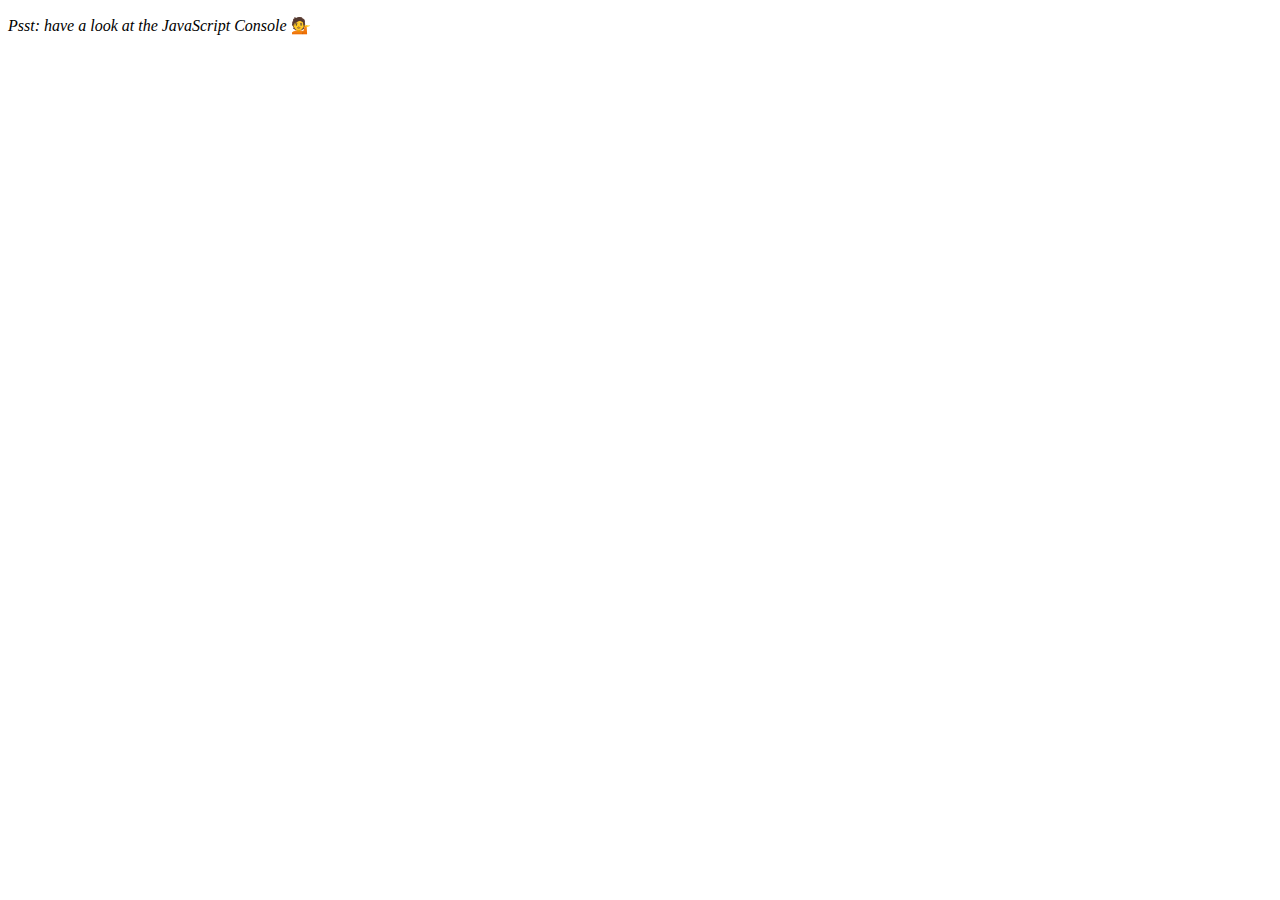
<file: Array-Cardio-Day-1/index.html>
<!DOCTYPE html>
<html lang="en">

<head>
  <meta charset="UTF-8">
  <title>Array Cardio 💪</title>
</head>

<body>
  <p><em>Psst: have a look at the JavaScript Console</em> 💁</p>
  <script>
    // Get your shorts on - this is an array workout!
    // ## Array Cardio Day 1

    // Some data we can work with

    const inventors = [
      { first: 'Albert', last: 'Einstein', year: 1879, passed: 1955 },
      { first: 'Isaac', last: 'Newton', year: 1643, passed: 1727 },
      { first: 'Galileo', last: 'Galilei', year: 1564, passed: 1642 },
      { first: 'Marie', last: 'Curie', year: 1867, passed: 1934 },
      { first: 'Johannes', last: 'Kepler', year: 1571, passed: 1630 },
      { first: 'Nicolaus', last: 'Copernicus', year: 1473, passed: 1543 },
      { first: 'Max', last: 'Planck', year: 1858, passed: 1947 },
      { first: 'Katherine', last: 'Blodgett', year: 1898, passed: 1979 },
      { first: 'Ada', last: 'Lovelace', year: 1815, passed: 1852 },
      { first: 'Sarah E.', last: 'Goode', year: 1855, passed: 1905 },
      { first: 'Lise', last: 'Meitner', year: 1878, passed: 1968 },
      { first: 'Hanna', last: 'Hammarström', year: 1829, passed: 1909 }
    ];

    const people = ['Beck, Glenn', 'Becker, Carl', 'Beckett, Samuel', 'Beddoes, Mick', 'Beecher, Henry', 'Beethoven, Ludwig', 'Begin, Menachem', 'Belloc, Hilaire', 'Bellow, Saul', 'Benchley, Robert', 'Benenson, Peter', 'Ben-Gurion, David', 'Benjamin, Walter', 'Benn, Tony', 'Bennington, Chester', 'Benson, Leana', 'Bent, Silas', 'Bentsen, Lloyd', 'Berger, Ric', 'Bergman, Ingmar', 'Berio, Luciano', 'Berle, Milton', 'Berlin, Irving', 'Berne, Eric', 'Bernhard, Sandra', 'Berra, Yogi', 'Berry, Halle', 'Berry, Wendell', 'Bethea, Erin', 'Bevan, Aneurin', 'Bevel, Ken', 'Biden, Joseph', 'Bierce, Ambrose', 'Biko, Steve', 'Billings, Josh', 'Biondo, Frank', 'Birrell, Augustine', 'Black, Elk', 'Blair, Robert', 'Blair, Tony', 'Blake, William'];

    // Array.prototype.filter()
    // 1. Filter the list of inventors for those who were born in the 1500's
    const resultsFilter = inventors.filter(inventor => inventor.year >= 1500 && inventor.year < 1600);

    // Array.prototype.map()
    // 2. Give us an array of the inventors first and last names
    const resultsMap = inventors.map(item => item.first + ' ' + item.last)

    // Array.prototype.sort()
    // 3. Sort the inventors by birthdate, oldest to youngest
    const resultsSort = inventors.sort(function (a, b) { return a.year - b.year })
    console.table(resultsSort)
    // Array.prototype.reduce()
    // 4. How many years did all the inventors live all together?
    const totalYers = inventors.reduce((total, inventor) => {
      return total + (inventor.passed - inventor.year)
    }, 0);
    // 5. Sort the inventors by years lived
    const oldest = inventors.sort(function (a, b) {
      const lastGuy = a.passed - year;
      const nextGuy = b.passed - b.year;
      return lastGuy > nextGuy ? -1 : 1;
    });

    // 6. create a list of Boulevards in Paris that contain 'de' anywhere in the name
    // https://en.wikipedia.org/wiki/Category:Boulevards_in_Paris
    /*
    const category = document.querySelector('.mw-category');
    const links = Array.from(category.querySelectorAll('a'));
    const de = links 
               .map(link => link.textContent)
               .filter(streetName => streetName.includes('de'));
    */
    // 7. sort Exercise
    // Sort the people alphabetically by last name
    const stringSplit = people.map(item => item.split(", "))
    const peopleSort = stringSplit.sort((a, b) => {
      if (a[1] < b[1]) {
        return -1
      }
      else if (a[1] > b[1]) {
        return 1
      }
    })
    peopleSortArray = peopleSort.map(item => item.join(' '));
    // 8. Reduce Exercise
    // Sum up the instances of each of these
    const data = ['car', 'car', 'truck', 'truck', 'bike', 'walk', 'car', 'van', 'bike', 'walk', 'car', 'van', 'car', 'truck'];
    const reduceData = data.reduce((tally, fruit) => {
      tally[fruit] = (tally[fruit] || 0) + 1;
      return tally;
    }, {})
  </script>
</body>

</html>
</file>
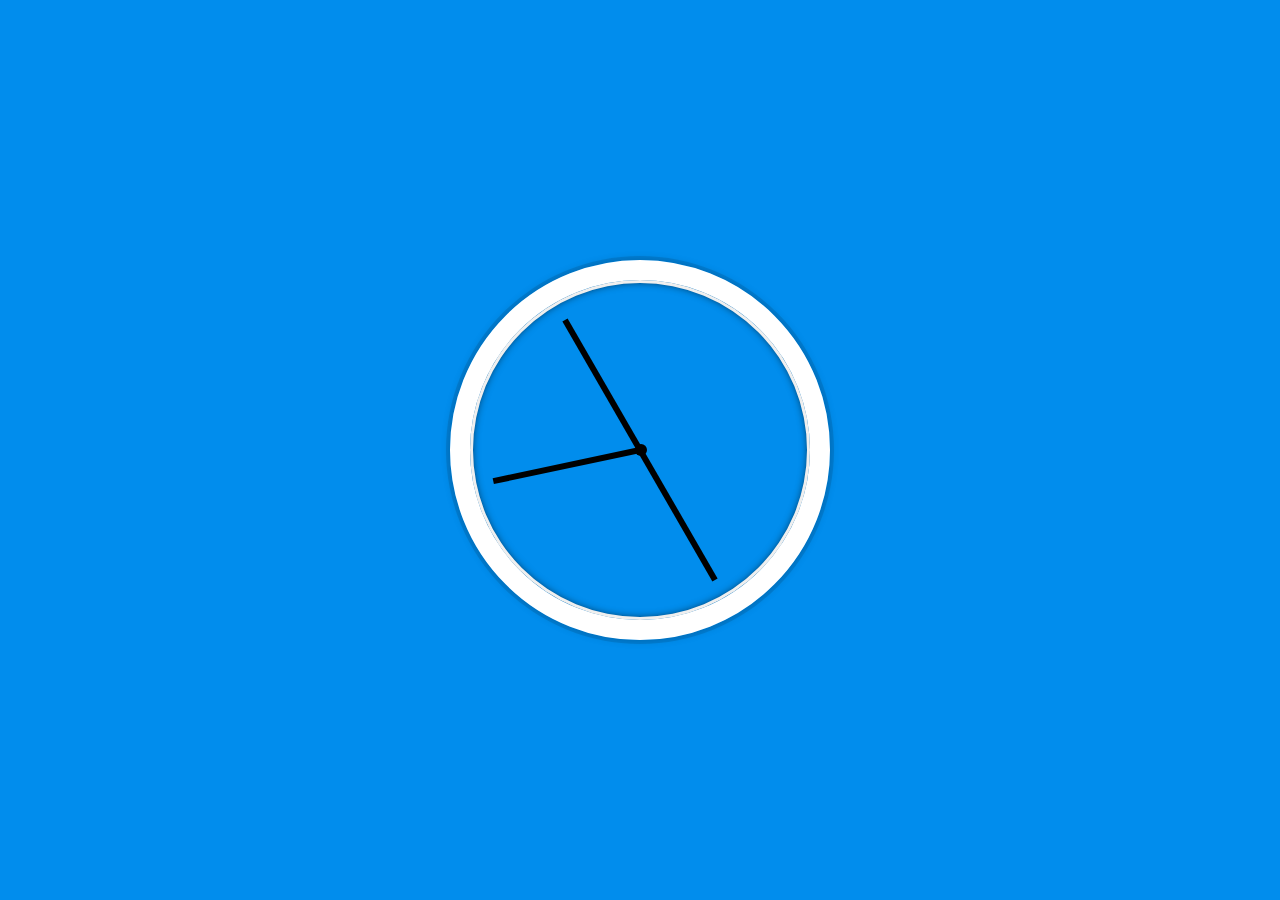
<file: Clock/index.html>
<!DOCTYPE html>
<html lang="en">

<head>
    <meta charset="UTF-8">
    <title>JS + CSS Clock</title>
</head>

<body>


    <div class="clock">
        <div class="clock-face">
            <div class="hand hour-hand"></div>
            <div class="hand min-hand"></div>
            <div class="hand second-hand"></div>
        </div>
        <div class="circle"></div>
    </div>


    <style>
        .circle {
            height: 12px;
            width: 12px;
            position: absolute;
            border-radius: 2rem;
            background-color: black;
            top: 164px;
            right: 163px;
        }
        html {
            background: #018DED url(https://images.unsplash.com/photo-1591975352378-d2ce602d80a4?ixlib=rb-1.2.1&ixid=eyJhcHBfaWQiOjEyMDd9&auto=format&fit=crop&w=1290&q=80);
            background-size: cover;
            font-family: 'helvetica neue';
            text-align: center;
            font-size: 10px;
        }

        body {
            margin: 0;
            font-size: 2rem;
            display: flex;
            flex: 1;
            min-height: 100vh;
            align-items: center;
        }

        .clock {
            width: 30rem;
            height: 30rem;
            border: 20px solid white;
            border-radius: 50%;
            margin: 50px auto;
            position: relative;
            padding: 2rem;
            box-shadow:
                0 0 0 4px rgba(0, 0, 0, 0.1),
                inset 0 0 0 3px #EFEFEF,
                inset 0 0 10px black,
                0 0 10px rgba(0, 0, 0, 0.2);
        }

        .clock-face {
            position: relative;
            width: 100%;
            height: 100%;
            transform: translateY(-3px);
            /* account for the height of the clock hands */
        }

        .hand {
            width: 50%;
            height: 6px;
            background: black;
            position: absolute;
            top: 50%;
            transform-origin: 100%;
            transform: rotate(90deg);
            transition: all 0.03s;
            transition-timing-function: cubic-bezier(0, 2.89, 0.57, 1.01);
        }
    </style>

    <script>
        const secondHand = document.querySelector('.second-hand');
        const minuteHand = document.querySelector('.min-hand');
        const hourHand = document.querySelector('.hour-hand');


        let minDegree = 90;


        let now = new Date();
        let seconds = now.getSeconds();
        let secondsDegrees = (((seconds / 60) * 360) + 90) - 6;

        let minutes = now.getMinutes();
        let minutesDegrees = (((minutes / 60) * 360) + 90);

        let hour = now.getHours();
        let hourDegrees = (((hour / 12) * 360) + 90);

        function setDate() {
            secondHand.style.transform = `rotate(${secondsDegrees}deg)`;
            minuteHand.style.transform = `rotate(${minutesDegrees}deg)`;
            hourHand.style.transform = `rotate(${hourDegrees}deg)`;
        }


        function clock() {
            let date = new Date();
            sec = date.getSeconds();
            secondsDegrees += 6;
            secondHand.style.transform = `rotate(${secondsDegrees}deg)`;
            hourHand.style.transform = `rotate(${hourDegrees}deg)`;
            if (sec === 1) {
                minutesDegrees += 6;
                minuteHand.style.transform = `rotate(${minutesDegrees}deg)`;
                let hr = date.getHours();
                let hourDeg = (((hr / 12) * 360) + 90);
                hourHand.style.transform = `rotate(${hourDeg}deg)`;
            }
        }

        setDate();
        setInterval(clock, 1000);


    </script>
</body>

</html>
</file>
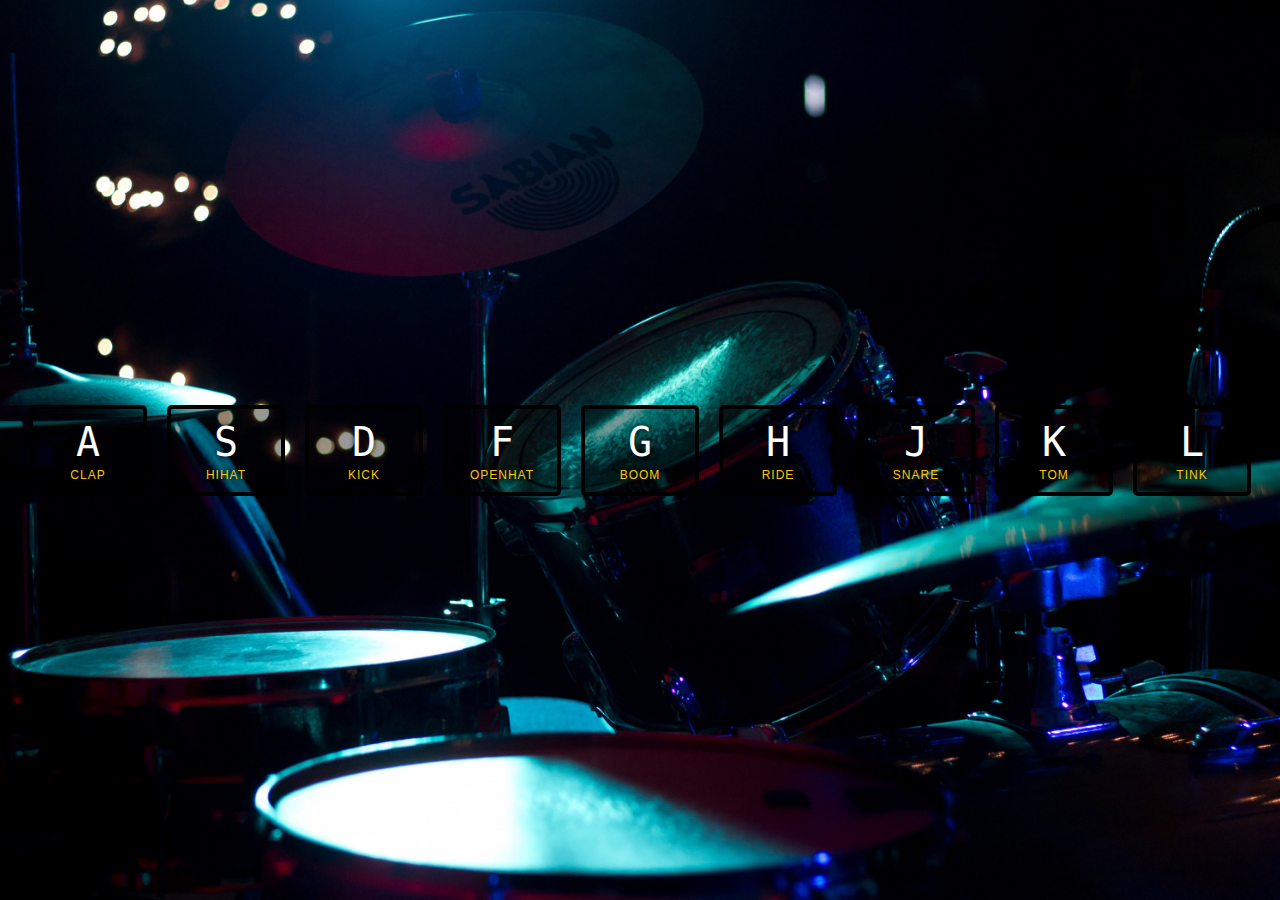
<file: Drum-Kit/index.html>
<!DOCTYPE html>
<html lang="en">

<head>
    <meta charset="UTF-8">
    <title>JS Drum Kit</title>
    <link rel="stylesheet" href="style.css">
</head>

<body>


    <div class="keys">
        <div data-key="65" class="key">
            <kbd>A</kbd>
            <span class="sound">clap</span>
        </div>
        <div data-key="83" class="key">
            <kbd>S</kbd>
            <span class="sound">hihat</span>
        </div>
        <div data-key="68" class="key">
            <kbd>D</kbd>
            <span class="sound">kick</span>
        </div>
        <div data-key="70" class="key">
            <kbd>F</kbd>
            <span class="sound">openhat</span>
        </div>
        <div data-key="71" class="key">
            <kbd>G</kbd>
            <span class="sound">boom</span>
        </div>
        <div data-key="72" class="key">
            <kbd>H</kbd>
            <span class="sound">ride</span>
        </div>
        <div data-key="74" class="key">
            <kbd>J</kbd>
            <span class="sound">snare</span>
        </div>
        <div data-key="75" class="key">
            <kbd>K</kbd>
            <span class="sound">tom</span>
        </div>
        <div data-key="76" class="key">
            <kbd>L</kbd>
            <span class="sound">tink</span>
        </div>
    </div>

    <audio data-key="65" src="sounds/clap.wav"></audio>
    <audio data-key="83" src="sounds/hihat.wav"></audio>
    <audio data-key="68" src="sounds/kick.wav"></audio>
    <audio data-key="70" src="sounds/openhat.wav"></audio>
    <audio data-key="71" src="sounds/boom.wav"></audio>
    <audio data-key="72" src="sounds/ride.wav"></audio>
    <audio data-key="74" src="sounds/snare.wav"></audio>
    <audio data-key="75" src="sounds/tom.wav"></audio>
    <audio data-key="76" src="sounds/tink.wav"></audio>

    <script>



        function playSound(e) {
   
                const audio = document.querySelector(`audio[data-key="${e.keyCode}"]`);
                const key = document.querySelector(`.key[data-key="${e.keyCode}"]`);
                if (!audio) console.error('ERROR');
                audio.currentTime = 0;
                audio.play();
                key.classList.add('playing');
        }

        function removeTransition(e) {
            if (e.propertyName !== 'transform') return;
            this.classList.remove('playing');
        }

        const keys = document.querySelectorAll('.key');

        keys.forEach(key => key.addEventListener('transitionend', removeTransition));

        window.addEventListener('keydown', playSound);

    </script>


</body>

</html>
</file>
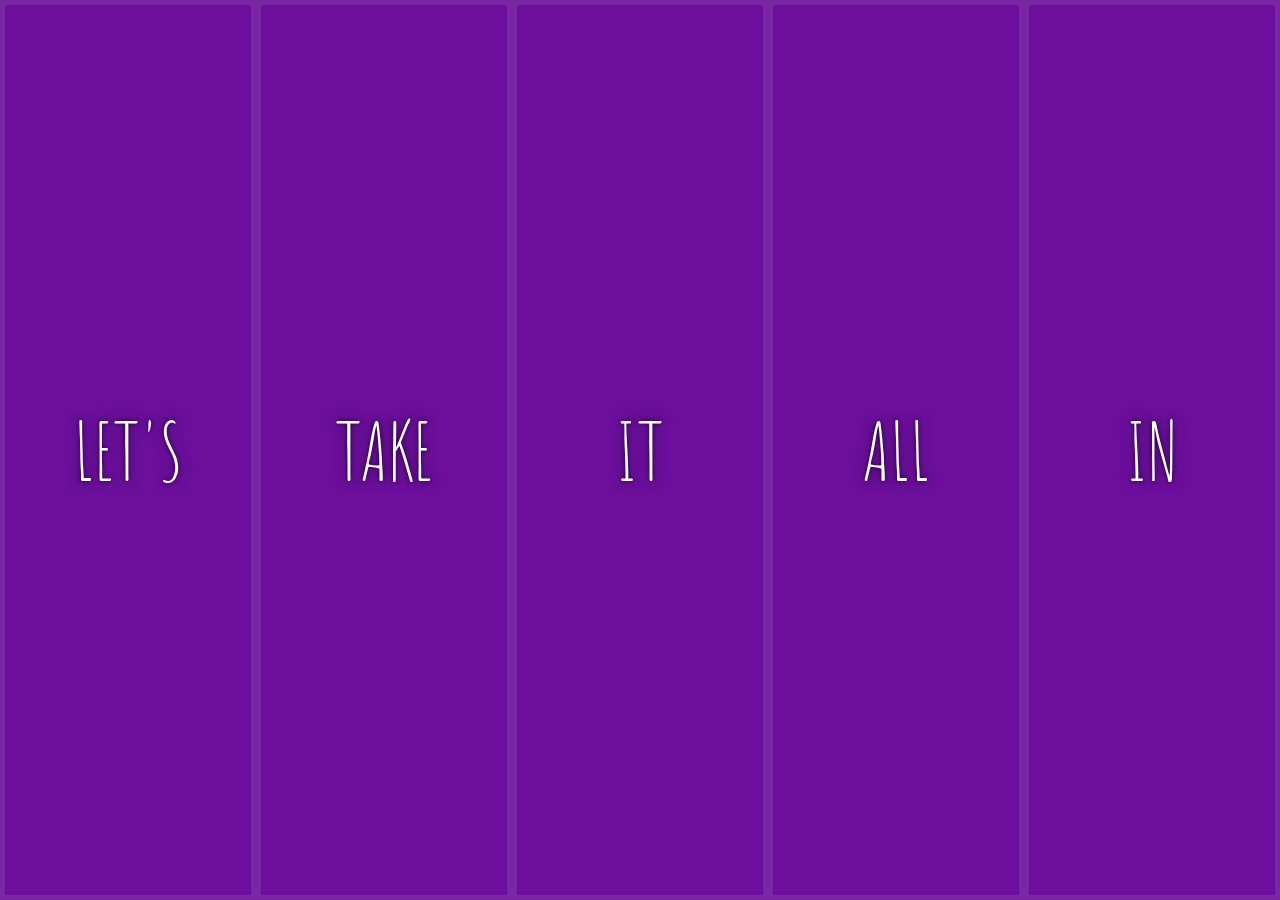
<file: Flex-Panel-Gallery/index.html>
<!DOCTYPE html>
<html lang="en">
<head>
  <meta charset="UTF-8">
  <title>Flex Panels 💪</title>
  <link href='https://fonts.googleapis.com/css?family=Amatic+SC' rel='stylesheet' type='text/css'>
</head>
<body>
  <style>
    html {
      box-sizing: border-box;
      background: #ffc600;
      font-family: 'helvetica neue';
      font-size: 20px;
      font-weight: 200;
    }
    
    body {
      margin: 0;
    }
    
    *, *:before, *:after {
      box-sizing: inherit;
    }

    .panels {
      min-height: 100vh;
      overflow: hidden;
      display: flex;
      justify-content: center;
      align-content: center;
    }

    .panel {
      background: #6B0F9C;
      box-shadow: inset 0 0 0 5px rgba(255,255,255,0.1);
      color: white;
      text-align: center;
      align-items: center;
      /* Safari transitionend event.propertyName === flex */
      /* Chrome + FF transitionend event.propertyName === flex-grow */
      transition:
        font-size 0.7s cubic-bezier(0.61,-0.19, 0.7,-0.11),
        flex 0.7s cubic-bezier(0.61,-0.19, 0.7,-0.11),
        background 0.2s;
      font-size: 20px;
      background-size: cover;
      background-position: center;
      flex: 1;
      display: flex;
      flex-direction: column;
      justify-content: center;
      align-items: center;
    }

    .panel1 { background-image:url(https://source.unsplash.com/gYl-UtwNg_I/1500x1500); }
    .panel2 { background-image:url(https://source.unsplash.com/rFKUFzjPYiQ/1500x1500); }
    .panel3 { background-image:url(https://images.unsplash.com/photo-1465188162913-8fb5709d6d57?ixlib=rb-0.3.5&q=80&fm=jpg&crop=faces&cs=tinysrgb&w=1500&h=1500&fit=crop&s=967e8a713a4e395260793fc8c802901d); }
    .panel4 { background-image:url(https://source.unsplash.com/ITjiVXcwVng/1500x1500); }
    .panel5 { background-image:url(https://source.unsplash.com/3MNzGlQM7qs/1500x1500); }

    /* Flex Children */
    .panel > * {
      margin: 0;
      width: 100%;
      transition: transform 0.5s;
    }

    .panel > *:first-child {
        transform: translateY(-800%);
        }
    .panel.open >*:first-child {
        transform: translateY(0);
        }
    .panel > *:last-child {
        transform: translateY(800%);
        }
    .panel.open >*:last-child {
        transform: translateY(0);
        }
    

    .panel p {
      text-transform: uppercase;
      font-family: 'Amatic SC', cursive;
      text-shadow: 0 0 4px rgba(0, 0, 0, 0.72), 0 0 14px rgba(0, 0, 0, 0.45);
      font-size: 2em;
    }
    
    .panel p:nth-child(2) {
      font-size: 4em;
    }

    .panel.open {
      font-size: 40px;
      flex: 5;
    }

  </style>


  <div class="panels">
    <div class="panel panel1">
      <p>Hey</p>
      <p>Let's</p>
      <p>Dance</p>
    </div>
    <div class="panel panel2">
      <p>Give</p>
      <p>Take</p>
      <p>Receive</p>
    </div>
    <div class="panel panel3">
      <p>Experience</p>
      <p>It</p>
      <p>Today</p>
    </div>
    <div class="panel panel4">
      <p>Give</p>
      <p>All</p>
      <p>You can</p>
    </div>
    <div class="panel panel5">
      <p>Life</p>
      <p>In</p>
      <p>Motion</p>
    </div>
  </div>

  <script>
  const panels = document.querySelectorAll('.panel')

  function toggleOpen(){
    console.log(this); 
    this.classList.toggle('open')
  }
  
  panels.forEach(panel => panel.addEventListener('click', toggleOpen))

  </script>



</body>
</html>
</file>
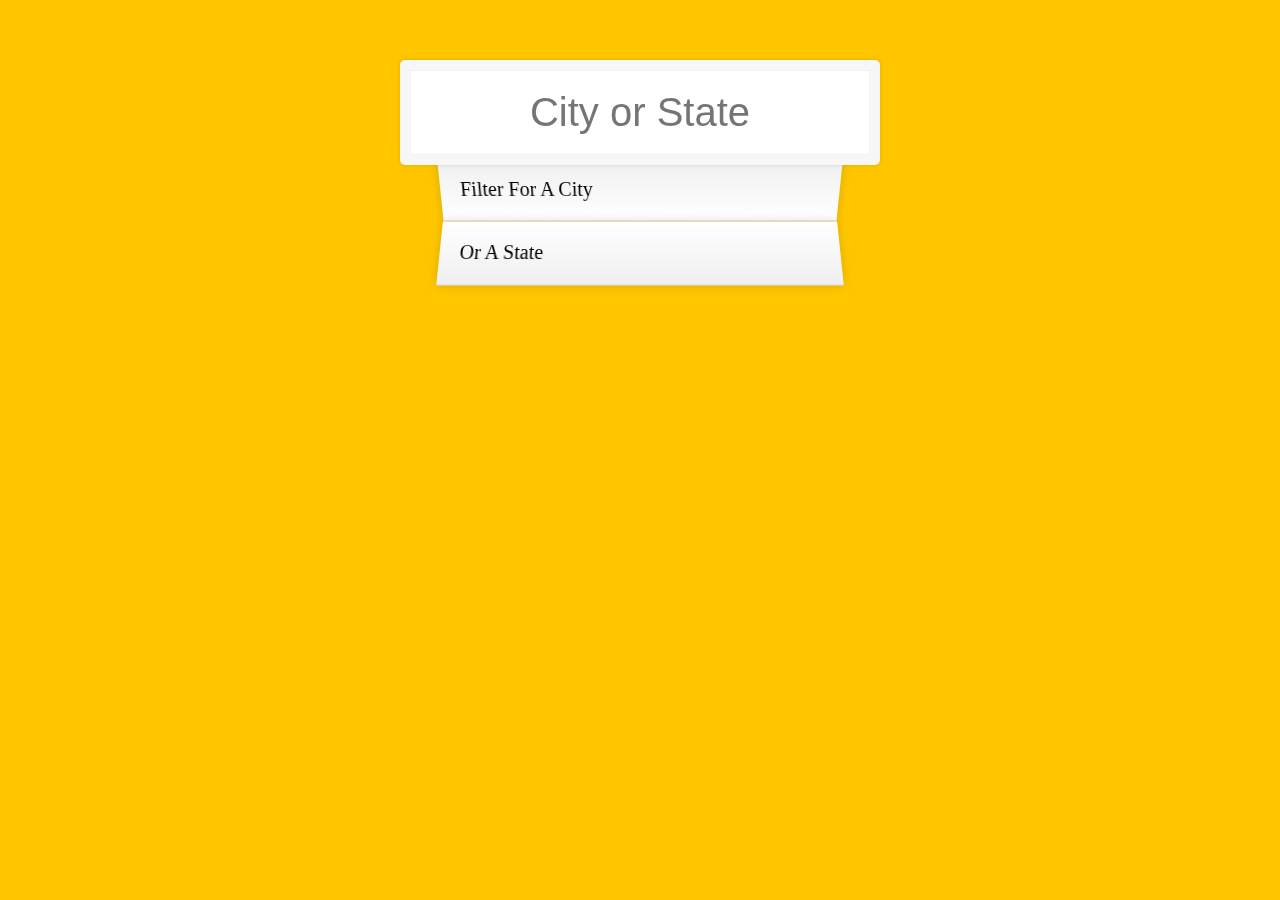
<file: Type/index.html>
<!DOCTYPE html>
<html lang="en">
<head>
  <meta charset="UTF-8">
  <title>Type Ahead 👀</title>
  <link rel="stylesheet" href="style.css">
</head>
<body>

  <form class="search-form">
    <input type="text" class="search" placeholder="City or State">
    <ul class="suggestions">
      <li>Filter for a city</li>
      <li>or a state</li>
    </ul>
  </form>
<script>
const endpoint = 'https://gist.githubusercontent.com/Miserlou/c5cd8364bf9b2420bb29/raw/2bf258763cdddd704f8ffd3ea9a3e81d25e2c6f6/cities.json';

</script>
</body>
</html>
</file>
<file: Drum-Kit/style.css>
html {
    font-size: 10px;
    background: url(muzykalnyy-instrument-1983.jpg) bottom center;
    background-size: cover;
  }
  
  body,html {
    margin: 0;
    padding: 0;
    font-family: sans-serif;
  }
  
  .keys {
    display: flex;
    flex: 1;
    min-height: 100vh;
    align-items: center;
    justify-content: center;
  }
  
  .key {
    border: .4rem solid black;
    border-radius: .5rem;
    margin: 1rem;
    font-size: 1.5rem;
    padding: 1rem .5rem;
    transition: all .07s ease;
    width: 10rem;
    text-align: center;
    color: white;
    background: rgba(0,0,0,0.4);
    text-shadow: 0 0 .5rem black;
  }
  
  .playing {
    transform: scale(1.1);
    border-color: #ffc600;
    box-shadow: 0 0 1rem #ffc600;
  }
  
  kbd {
    display: block;
    font-size: 4rem;
  }
  
  .sound {
    font-size: 1.2rem;
    text-transform: uppercase;
    letter-spacing: .1rem;
    color: #ffc600;
  }
</file>
<file: Type/style.css>
html {
    box-sizing: border-box;
    background: #ffc600;
    font-family: 'helvetica neue';
    font-size: 20px;
    font-weight: 200;
  }
  
  *, *:before, *:after {
    box-sizing: inherit;
  }
  
  input {
    width: 100%;
    padding: 20px;
  }
  
  .search-form {
    max-width: 400px;
    margin: 50px auto;
  }
  
  input.search {
    margin: 0;
    text-align: center;
    outline: 0;
    border: 10px solid #F7F7F7;
    width: 120%;
    left: -10%;
    position: relative;
    top: 10px;
    z-index: 2;
    border-radius: 5px;
    font-size: 40px;
    box-shadow: 0 0 5px rgba(0, 0, 0, 0.12), inset 0 0 2px rgba(0, 0, 0, 0.19);
  }
  
  .suggestions {
    margin: 0;
    padding: 0;
    position: relative;
    /*perspective: 20px;*/
  }
  
  .suggestions li {
    background: white;
    list-style: none;
    border-bottom: 1px solid #D8D8D8;
    box-shadow: 0 0 10px rgba(0, 0, 0, 0.14);
    margin: 0;
    padding: 20px;
    transition: background 0.2s;
    display: flex;
    justify-content: space-between;
    text-transform: capitalize;
  }
  
  .suggestions li:nth-child(even) {
    transform: perspective(100px) rotateX(3deg) translateY(2px) scale(1.001);
    background: linear-gradient(to bottom,  #ffffff 0%,#EFEFEF 100%);
  }
  
  .suggestions li:nth-child(odd) {
    transform: perspective(100px) rotateX(-3deg) translateY(3px);
    background: linear-gradient(to top,  #ffffff 0%,#EFEFEF 100%);
  }
  
  span.population {
    font-size: 15px;
  }
  
  .hl {
    background: #ffc600;
  }
</file>
